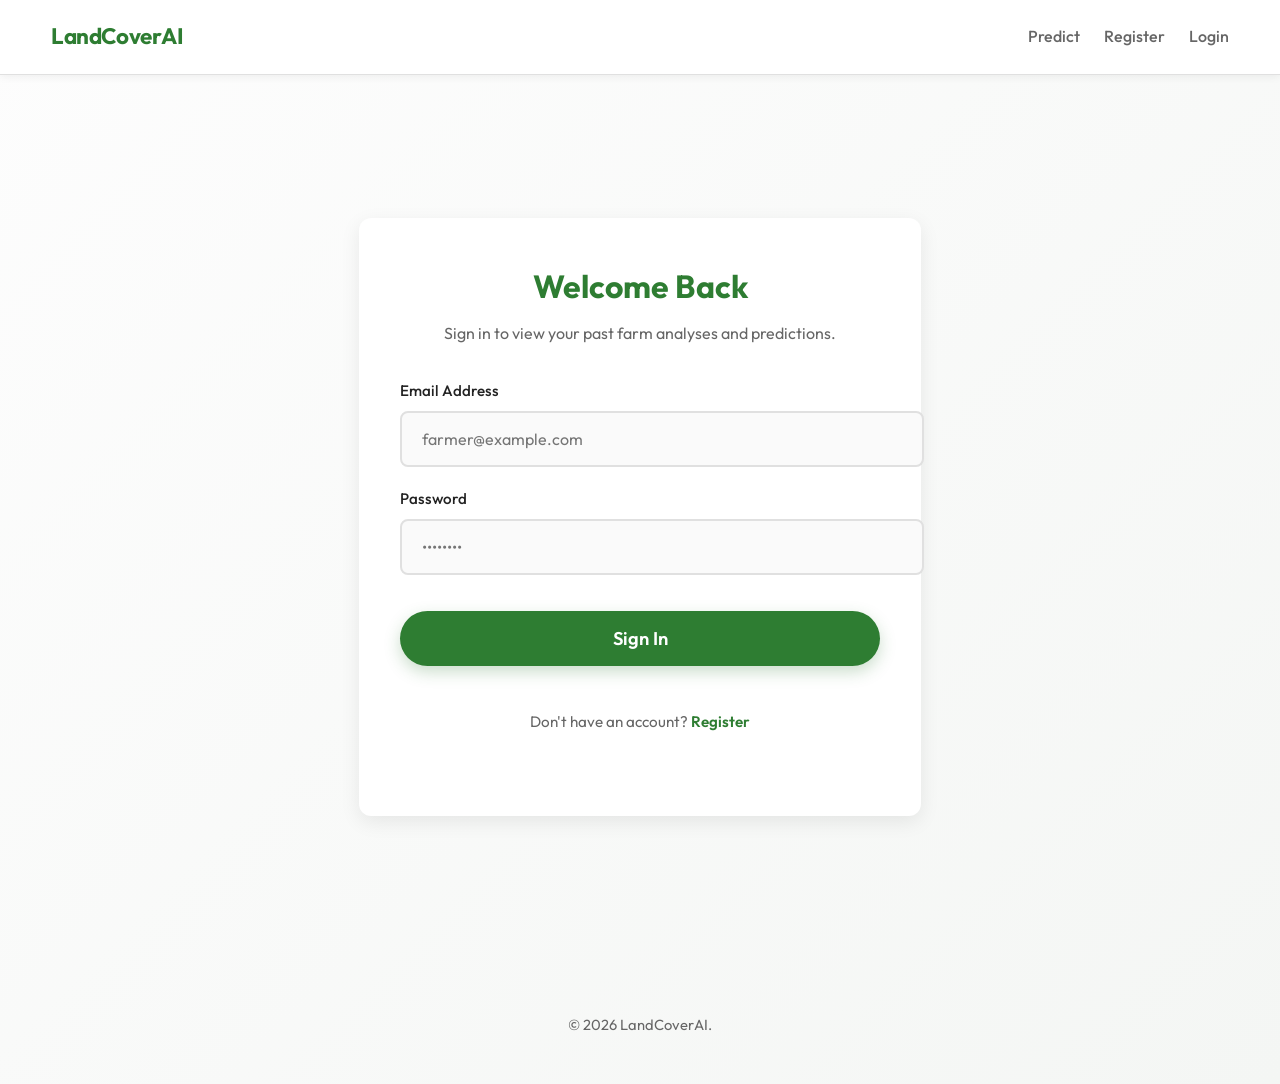
<file: frontend/login.html>
<!doctype html>
<html lang="en">
  <head>
    <meta charset="UTF-8" />
    <meta name="viewport" content="width=device-width, initial-scale=1" />
    <title data-i18n="title_login">Login • LandCoverAI</title>
    <link rel="stylesheet" href="css/style.css" />
  </head>
  <body>
    <header class="site-header">
      <div class="container header-inner">
        <a class="brand" href="/" data-i18n="brand">LandCoverAI</a>
        <nav class="nav">
          <a href="/predict.html" data-i18n="nav_predict">Predict</a>
          <a id="navRegisterLink" href="/register.html" data-i18n="nav_register">Register</a>
          <a id="navLoginLink" href="/login.html" style="display:none;" data-i18n="nav_login">Login</a>
          <a id="logoutBtn" href="#" style="display:none;" data-i18n="nav_logout">Logout</a>
        </nav>
      </div>
    </header>

    <main class="container auth-page">
      <section class="auth-card">
        <h1 data-i18n="welcome_back">Welcome Back</h1>
        <p data-i18n="login_desc">Sign in to view your past farm analyses and predictions.</p>

        <form id="loginForm" class="form">
          <label>
            <span data-i18n="label_email">Email Address</span>
            <input type="email" name="email" class="input-field" required placeholder="farmer@example.com" style="margin-top: 0.5rem;" data-i18n-placeholder="ph_email" />
          </label>
          <label>
            <span data-i18n="label_password">Password</span>
            <input type="password" name="password" class="input-field" required placeholder="••••••••" style="margin-top: 0.5rem;" data-i18n-placeholder="ph_password" />
          </label>

          <button type="submit" class="btn btn-primary btn-large" style="margin-top: 1rem;" data-i18n="btn_signin">Sign In</button>
          <p class="form-footer"><span data-i18n="no_account">Don’t have an account?</span> <a href="/register.html" data-i18n="nav_register">Register</a></p>
        </form>
      </section>
    </main>

    <footer class="site-footer">
      <div class="container">
        <p data-i18n="footer_short">© 2026 LandCoverAI.</p>
      </div>
    </footer>

    <script src="js/i18n_translations.js"></script>
    <script src="js/i18n.js"></script>
    <script src="js/common.js"></script>
    <script src="js/auth.js"></script>
  </body>
</html>
</file>
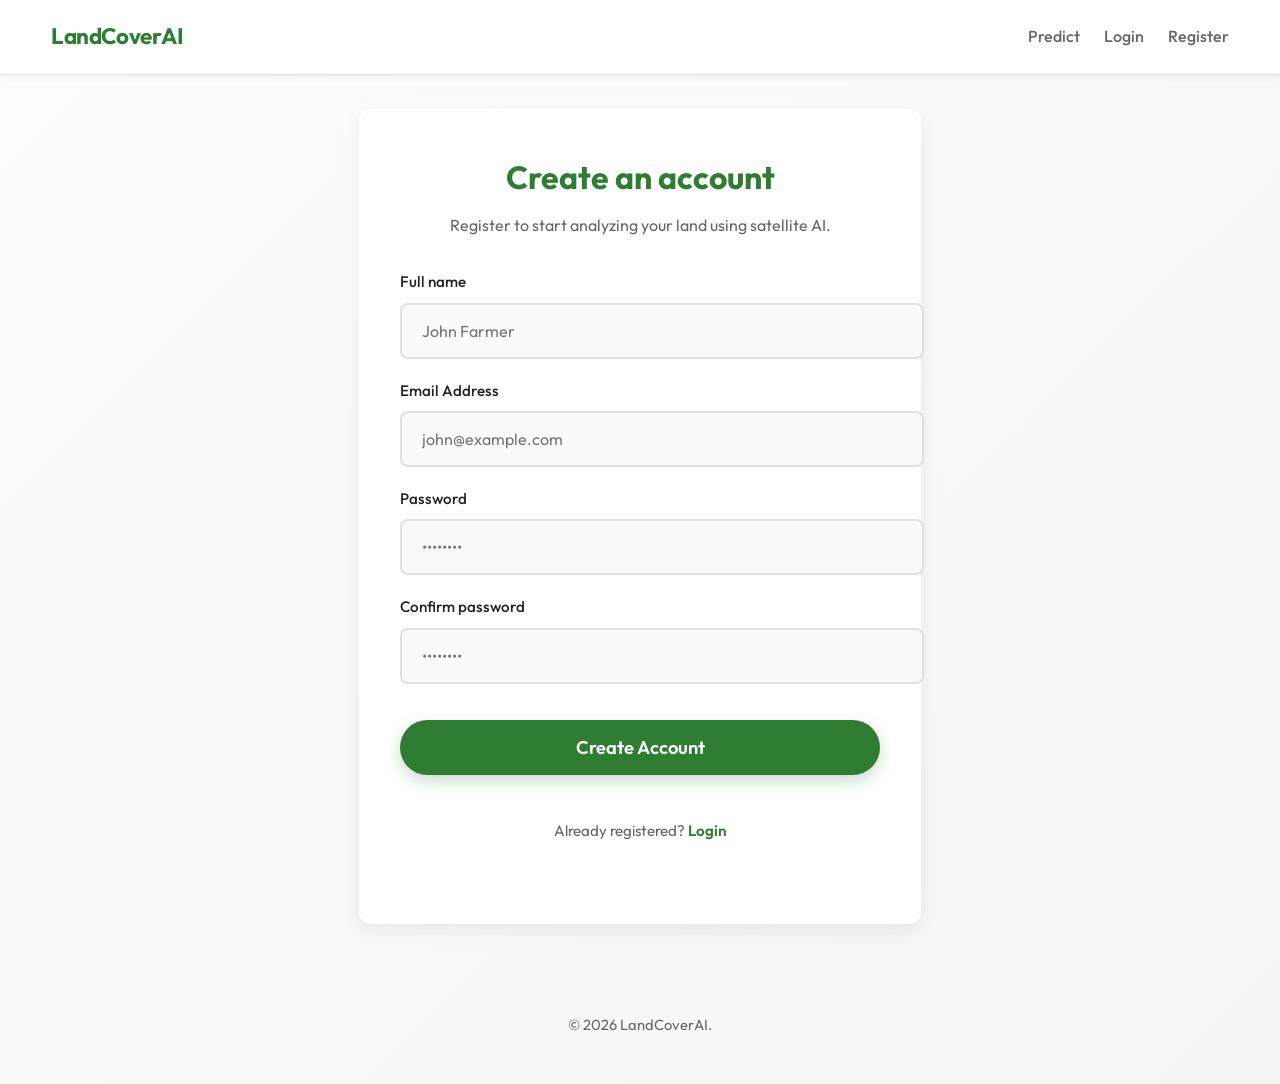
<file: frontend/register.html>
<!doctype html>
<html lang="en">
  <head>
    <meta charset="UTF-8" />
    <meta name="viewport" content="width=device-width, initial-scale=1" />
    <title data-i18n="title_register">Register • LandCoverAI</title>
    <link rel="stylesheet" href="css/style.css" />
  </head>
  <body>
    <header class="site-header">
      <div class="container header-inner">
        <a class="brand" href="/" data-i18n="brand">LandCoverAI</a>
        <nav class="nav">
          <a href="/predict.html" data-i18n="nav_predict">Predict</a>
          <a id="navLoginLink" href="/login.html" data-i18n="nav_login">Login</a>
          <a id="navRegisterLink" href="/register.html" style="display:none;" data-i18n="nav_register">Register</a>
          <a id="logoutBtn" href="#" style="display:none;" data-i18n="nav_logout">Logout</a>
        </nav>
      </div>
    </header>

    <main class="container auth-page">
      <section class="auth-card">
        <h1 data-i18n="create_account_title">Create an account</h1>
        <p data-i18n="register_desc">Register to start analyzing your land using satellite AI.</p>

        <form id="registerForm" class="form">
          <label>
            <span data-i18n="label_fullname">Full name</span>
            <input type="text" name="name" class="input-field" required placeholder="John Farmer" style="margin-top: 0.5rem;" data-i18n-placeholder="ph_name" />
          </label>
          <label>
            <span data-i18n="label_email">Email Address</span>
            <input type="email" name="email" class="input-field" required placeholder="john@example.com" style="margin-top: 0.5rem;" data-i18n-placeholder="ph_email_reg" />
          </label>
          <label>
            <span data-i18n="label_password">Password</span>
            <input type="password" name="password" class="input-field" required minlength="8" placeholder="••••••••" style="margin-top: 0.5rem;" data-i18n-placeholder="ph_password" />
          </label>
          <label>
            <span data-i18n="label_confirm_pw">Confirm password</span>
            <input type="password" name="confirm" class="input-field" required minlength="8" placeholder="••••••••" style="margin-top: 0.5rem;" data-i18n-placeholder="ph_password" />
          </label>

          <button type="submit" class="btn btn-primary btn-large" style="margin-top: 1rem;" data-i18n="btn_create_acct">Create Account</button>
          <p class="form-footer"><span data-i18n="already_registered">Already registered?</span> <a href="/login.html" data-i18n="nav_login">Login</a></p>
        </form>
      </section>
    </main>

    <footer class="site-footer">
      <div class="container">
        <p data-i18n="footer_short">© 2026 LandCoverAI.</p>
      </div>
    </footer>

    <script src="js/i18n_translations.js"></script>
    <script src="js/i18n.js"></script>
    <script src="js/common.js"></script>
    <script src="js/auth.js"></script>
  </body>
</html>
</file>
<file: frontend/css/style.css>
@import url('https://fonts.googleapis.com/css2?family=Outfit:wght@300;400;500;600;700&display=swap');







:root {
  --font-family: 'Outfit', -apple-system, BlinkMacSystemFont, "Segoe UI", Roboto, sans-serif;
  --max-width: 1400px;
  
  /* Colors */
  --primary: #2e7d32;
  --primary-light: #e8f5e9;
  --primary-hover: #1b5e20;
  
  --bg: #f4f6f4;
  --bg-gradient: linear-gradient(135deg, #fdfdfd 0%, #f4f6f4 100%);
  --surface: #ffffff;
  --surface-2: #f8f9fa;
  
  --text: #222222;
  --text-muted: #666666;
  --border: #e0e0e0;
  
  /* Shadows & Radius */
  --shadow-sm: 0 2px 8px rgba(0,0,0,0.06);
  --shadow: 0 6px 20px rgba(0,0,0,0.08);
  --shadow-hover: 0 12px 30px rgba(0,0,0,0.12);
  --radius-sm: 8px;
  --radius: 12px;
  --radius-lg: 16px;
}

body {

    margin: 0;

    background: var(--bg-gradient);

    color: var(--text);

    font-family: var(--font-family);

    line-height: 1.6;

  }

  .container {

    width: min(var(--max-width), 92vw);

    margin: 0 auto;

    padding: 0 1rem;

  }

  a {

    color: inherit;

    text-decoration: none;

    transition: color 0.2s;

  }

  a:hover {

    color: var(--primary);

  }

  /* =========================================

     HEADER / NAVIGATION

  ========================================= */

  .site-header {

    position: sticky;

    top: 0;

    background: rgba(255, 255, 255, 0.92);

    backdrop-filter: blur(16px);

    -webkit-backdrop-filter: blur(16px);

    border-bottom: 1px solid var(--border);

    z-index: 1000;

    box-shadow: var(--shadow-sm);

  }

  .header-inner {

    display: flex;

    align-items: center;

    justify-content: space-between;

    padding: 1rem 0;

  }

  .brand {

    font-size: 1.4rem;

    font-weight: 700;

    letter-spacing: -0.02em;

    color: var(--primary);

  }








body {



  margin: 0;



  background: var(--bg-gradient);



  color: var(--text);



  font-family: var(--font-family);



  line-height: 1.6;






}

.container {

  width: min(var(--max-width), 92vw);

  margin: 0 auto;

  padding: 0 1rem;

}



a {

  color: inherit;

  text-decoration: none;

  transition: color 0.2s;

}



a:hover {

  color: var(--primary);

}



/* =========================================

   HEADER / NAVIGATION

========================================= */

.site-header {

  position: sticky;

  top: 0;

  background: rgba(255, 255, 255, 0.92);

  backdrop-filter: blur(16px);

  -webkit-backdrop-filter: blur(16px);

  border-bottom: 1px solid var(--border);

  z-index: 1000;

  box-shadow: var(--shadow-sm);

}










.header-inner {



  display: flex;


  align-items: center;



  justify-content: space-between;



  padding: 1rem 0;



}







.brand {



  font-size: 1.4rem;



  font-weight: 700;



  letter-spacing: -0.02em;



  color: var(--primary);

}














.nav {



  display: flex;



  gap: 1.5rem;



  align-items: center;



  font-weight: 500;



}







.nav a {



  padding: 0.5rem 0;



  position: relative;



  color: var(--text-muted);



}







.nav a:hover, .nav a.active {



  color: var(--primary);



}







/* Simple underline hover effect */



.nav a::after {



  content: '';



  position: absolute;



  bottom: 0;



  left: 0;



  width: 0%;



  height: 2px;



  background: var(--primary);



  transition: width 0.3s ease;



}



.nav a:hover::after { width: 100%; }







/* =========================================



   BUTTONS



========================================= */



.btn {



  display: inline-flex;



  align-items: center;



  justify-content: center;



  gap: 0.6rem;



  padding: 0.85rem 1.75rem;



  border-radius: 999px;



  border: none;



  background: var(--primary);



  color: #fff;



  font-family: var(--font-family);



  font-size: 1rem;



  font-weight: 600;



  cursor: pointer;



  transition: all 0.3s cubic-bezier(0.25, 1, 0.5, 1);



  box-shadow: 0 6px 16px rgba(46, 125, 50, 0.25);



}







.btn:hover:not(:disabled) {



  background: var(--primary-hover);



  transform: translateY(-2px);



  box-shadow: 0 10px 24px rgba(46, 125, 50, 0.35);



}







.btn:active:not(:disabled) {



  transform: translateY(1px);



}







.btn:disabled {



  opacity: 0.5;



  cursor: not-allowed;



  background: #b0c2b3;



  box-shadow: none;



}







.btn-large {



  font-size: 1.15rem;



  padding: 1rem 2.5rem;



}







.btn-secondary {



  background: var(--secondary);



  color: #fff;



  box-shadow: 0 6px 16px rgba(249, 168, 37, 0.3);



}







.btn-secondary:hover:not(:disabled) {



  background: var(--secondary-hover);



  box-shadow: 0 10px 24px rgba(249, 168, 37, 0.4);



}







.btn-outline {



  background: transparent;



  color: var(--primary);



  border: 2px solid var(--primary);



  box-shadow: none;



}







.btn-outline:hover:not(:disabled) {



  background: var(--primary-light);



  transform: translateY(-1px);



}







/* =========================================



   TYPOGRAPHY



========================================= */



h1, h2, h3, h4 {



  color: var(--text);



  margin-top: 0;



  line-height: 1.2;

}



.muted {



  color: var(--text-muted);



}







/* =========================================



   AUTH PAGES



========================================= */



.auth-page {



  display: flex;



  align-items: center;



  justify-content: center;



  min-height: calc(100vh - 80px); /* Account for header */



  padding: 2rem;



}







.auth-card {



  width: 100%;



  max-width: 480px;



  background: var(--surface);



  border-radius: var(--radius);



  padding: 3rem 2.5rem;



  box-shadow: var(--shadow);



  border: 1px solid rgba(255,255,255,0.8);



  text-align: center;



}







.auth-card h1 {



  font-size: 2rem;



  margin-bottom: 0.5rem;



  color: var(--primary);



}







.auth-card p {



  color: var(--text-muted);



  margin-bottom: 2rem;



}







.form {



  display: flex;



  flex-direction: column;



  gap: 1.25rem;



  text-align: left;



}







.form label {



  font-size: 0.95rem;



  font-weight: 500;



  color: var(--text);



}







.input-field {



  width: 100%;



  padding: 1rem 1.25rem;



  border-radius: var(--radius-sm);



  border: 2px solid var(--border);



  background: #fafafa;



  font-family: var(--font-family);



  font-size: 1rem;



  color: var(--text);



  transition: all 0.25s ease;



}







.input-field:focus {



  outline: none;



  border-color: var(--primary);



  background: #fff;



  box-shadow: 0 0 0 4px var(--primary-light);



}







.form-footer {



  text-align: center;



  margin-top: 1.5rem;



  font-size: 0.95rem;



  color: var(--text-muted);



}



.form-footer a {



  color: var(--primary);



  font-weight: 600;



}







/* =========================================



   PREDICT LAYOUT (Full-Width Stacked)



========================================= */



.predict-layout {



  position: relative;



}







/* ─── Map Section ─── */



.map-section {



  background: var(--surface);



  border-bottom: 1px solid var(--border);



}







.map-section-inner {



  display: flex;



  max-width: 1600px;



  margin: 0 auto;



  min-height: 540px;



}







.map-container {



  flex: 1 1 65%;



  min-height: 540px;



  position: relative;



}







.map-element {



  position: absolute;



  inset: 0;



  background: #e8efe9;



  z-index: 10;



}







/* Leaflet popup overrides */



.leaflet-popup-content-wrapper {



  background: var(--surface);



  color: var(--text);



  border-radius: var(--radius-sm);



  box-shadow: var(--shadow);



}



.leaflet-container {



  font-family: var(--font-family);



}







/* ─── Controls Sidebar ─── */



.controls-sidebar {



  flex: 0 0 320px;



  display: flex;



  flex-direction: column;



  border-left: 1px solid var(--border);



  background: #fff;



  overflow-y: auto;



}







.ctrl-header {



  padding: 1.5rem 1.5rem 1rem;



  border-bottom: 1px solid var(--border);



  background: linear-gradient(135deg, var(--primary-light) 0%, #fff 100%);



}







.ctrl-header h2 {



  font-size: 1.35rem;



  margin: 0.3rem 0 0.15rem;



  color: var(--text);



}







.ctrl-header .muted {



  font-size: 0.85rem;



  margin: 0;



}







.badge-step {



  display: inline-block;



  background: var(--primary);



  color: #fff;



  font-size: 0.7rem;



  font-weight: 700;



  text-transform: uppercase;



  letter-spacing: 0.06em;



  padding: 0.25rem 0.7rem;



  border-radius: 999px;



}







.ctrl-body {



  padding: 1.25rem 1.5rem;



  display: flex;



  flex-direction: column;



  gap: 0.9rem;



  flex: 1;



}







.ctrl-label {



  font-size: 0.78rem;



  font-weight: 600;



  color: var(--text-muted);



  text-transform: uppercase;



  letter-spacing: 0.04em;



  margin-bottom: -0.3rem;



}







/* Coordinate pills */



.ctrl-coords {



  display: flex;



  gap: 0.5rem;



}







.coord-pill {



  flex: 1;



  display: flex;



  flex-direction: column;



  align-items: center;



  padding: 0.5rem;



  background: var(--bg);



  border: 1px solid var(--border);



  border-radius: var(--radius-sm);



}







.coord-label {



  font-size: 0.65rem;



  font-weight: 700;



  color: var(--text-muted);



  text-transform: uppercase;



  letter-spacing: 0.1em;



}







.coord-value {



  font-family: 'Courier New', monospace;



  font-size: 1rem;



  font-weight: 600;



  color: var(--text);



  margin-top: 0.1rem;



}







/* Go-to row */



.goto-row {



  display: flex;



  gap: 0.4rem;



}







.goto-row .input-field {



  flex: 1;



  padding: 0.55rem 0.75rem;



  font-size: 0.88rem;



}







.btn-sm {



  padding: 0.55rem 0.9rem !important;



  font-size: 0.85rem !important;



}







.btn-full {



  width: 100%;



}







/* Upload section */



.upload-section {



  margin-top: 0.5rem;



  display: flex;



  flex-direction: column;



  gap: 0.6rem;



}







.upload-divider {



  text-align: center;



  font-size: 0.75rem;



  color: var(--text-muted);



  position: relative;



}







.upload-divider::before,



.upload-divider::after {



  content: '';



  position: absolute;



  top: 50%;



  width: 25%;



  height: 1px;



  background: var(--border);



}







.upload-divider::before { left: 0; }



.upload-divider::after { right: 0; }







.upload-box {



  display: flex;



  align-items: center;



  gap: 0.8rem;



  padding: 0.75rem 1rem;



  border: 2px dashed var(--border);



  border-radius: var(--radius-sm);



  background: var(--bg);



  cursor: pointer;



  transition: all 0.2s ease;



}







.upload-box:hover {



  border-color: var(--primary);



  background: var(--primary-light);



}







/* Select dropdown */



select.input-field {



  appearance: none;



  background-image: url("data:image/svg+xml;charset=UTF-8,%3Csvg xmlns='http://www.w3.org/2000/svg' viewBox='0 0 24 24' fill='none' stroke='%232e7d32' stroke-width='2' stroke-linecap='round' stroke-linejoin='round'%3E%3Cpolyline points='6 9 12 15 18 9'%3E%3C/polyline%3E%3C/svg%3E");



  background-repeat: no-repeat;



  background-position: right 0.75rem center;



  background-size: 1rem;



  padding-right: 2.2rem;



  cursor: pointer;



}







/* Analyze button */



.btn-primary.btn-full {



  padding: 0.85rem;



  font-size: 1.05rem;



}







/* ─── Loading Overlay ─── */



.loading-overlay {



  position: fixed;



  inset: 0;



  background: rgba(255, 255, 255, 0.88);



  display: flex;



  flex-direction: column;



  align-items: center;



  justify-content: center;



  z-index: 9999;



  backdrop-filter: blur(8px);



  -webkit-backdrop-filter: blur(8px);



  opacity: 0;



  pointer-events: none;



  transition: opacity 0.3s ease;



}







.loading-overlay.visible {



  opacity: 1;



  pointer-events: all;



}







.loading-spinner {



  width: 56px;



  height: 56px;



  border: 5px solid var(--primary-light);



  border-top-color: var(--primary);



  border-radius: 50%;



  animation: spin 1s linear infinite;



  margin-bottom: 1.2rem;



  box-shadow: 0 0 20px rgba(46, 125, 50, 0.1);



}







@keyframes spin {



  to { transform: rotate(360deg); }



}







/* ═══════════ SECTION 2: RESULTS ═══════════ */



.results-section {



  max-width: 1400px;



  margin: 0 auto;



  padding: 2rem 2.5rem 3rem;



}







.results-header {



  margin-bottom: 1.5rem;



}







.results-header h2 {



  font-size: 1.6rem;



  margin: 0.4rem 0 0.15rem;



}







.results-header .muted {



  font-size: 0.92rem;



  margin: 0;



}







/* ─── Results Grid ─── */



.results-grid {



  display: grid;



  grid-template-columns: 1fr 1fr;



  gap: 1.25rem;



}







.card-half {



  grid-column: span 1;



}







.card-full {



  grid-column: span 2;



}







.result-card {



  background: #fff;



  border: 1px solid var(--border);



  border-radius: 16px;



  padding: 1.5rem;



  box-shadow: var(--shadow-sm);



  transition: transform 0.3s ease, box-shadow 0.3s ease;



}







.result-card:hover {



  transform: translateY(-2px);



  box-shadow: var(--shadow);



}







.result-card h3 {



  font-size: 1.15rem;



  margin: 0 0 1rem;



  color: var(--primary);



  display: flex;



  align-items: center;



  gap: 0.5rem;



}







.image-preview {



  border-radius: var(--radius-sm);



  overflow: hidden;



  background: #f0f4f0;



  border: 1px solid var(--border);



  display: flex;



  align-items: center;



  justify-content: center;



  min-height: 260px;



  position: relative;



}







.image-preview img {



  width: 100%;



  height: auto;



  object-fit: contain;



  display: block;



  position: relative;



  z-index: 1;



}







.image-preview::before {



  content: 'Map area will appear here';



  position: absolute;



  color: #adbcaa;



  font-weight: 500;



  z-index: 0;



}







.result-actions {



  margin-top: 0.75rem;



  display: flex;



  justify-content: center;



}







/* Data Table */



.table {



  width: 100%;



  border-collapse: collapse;



  font-size: 0.95rem;



}







.table th {



  text-align: left;



  padding: 0.75rem 1rem;



  background: var(--primary-light);



  color: var(--primary);



  font-weight: 600;



}







.table td {



  padding: 0.9rem 1rem;



  border-bottom: 1px solid var(--border);



  color: var(--text);



}







.table tbody tr:hover td {



  background: #fafcfa;



}







.table tbody tr:last-child td {



  border-bottom: none;



}







/* =========================================



   LAND COVER PROFILE



========================================= */



.landcover-profile {



  display: flex;



  flex-direction: column;



  gap: 0.75rem;



}







.lc-bar {



  display: flex;



  height: 32px;



  border-radius: 16px;



  overflow: hidden;



  box-shadow: inset 0 2px 6px rgba(0, 0, 0, 0.08);



  border: 1px solid var(--border);



}







.lc-bar-seg {



  transition: width 0.6s cubic-bezier(0.25, 1, 0.5, 1);



  min-width: 2px;



}







.lc-legend {



  display: flex;



  flex-wrap: wrap;



  gap: 0.6rem 1.5rem;



  font-size: 0.88rem;



}







.lc-legend-item {



  display: inline-flex;



  align-items: center;



  gap: 0.4rem;



  color: var(--text-muted);



}







.lc-dot {



  display: inline-block;



  width: 11px;



  height: 11px;



  border-radius: 50%;



  flex-shrink: 0;



}







/* =========================================



   CROP RECOMMENDATION CARDS



========================================= */



.crop-recommendations-grid {



  display: flex;



  flex-direction: column;



  gap: 1.5rem;



}

.category-hub-intro {
  margin-bottom: 0.25rem;
}

.category-section-heading {
  margin: 1.75rem 0 0.75rem;
}

.category-section-title {
  margin: 0;
  display: flex;
  flex-wrap: wrap;
  align-items: baseline;
  gap: 0.65rem 1rem;
  font-size: 1.12rem;
  font-weight: 700;
  border-bottom: 2px solid var(--border);
  padding-bottom: 0.5rem;
}

.category-section-pill {
  display: inline-block;
  padding: 0.2rem 0.85rem;
  border-radius: 999px;
  font-weight: 700;
  font-size: 0.95rem;
}

.category-section-sub {
  font-weight: 500;
  font-size: 0.88rem;
  line-height: 1.45;
  flex: 1 1 220px;
}

.category-picks-grid {
  display: grid;
  grid-template-columns: repeat(auto-fill, minmax(272px, 1fr));
  gap: 1rem;
  margin-bottom: 0.5rem;
}

.category-pick-card {
  padding: 1rem 1.1rem !important;
}

.category-pick-head {
  display: flex;
  justify-content: space-between;
  align-items: flex-start;
  gap: 0.5rem;
  margin-bottom: 0.35rem;
}

.category-pick-name {
  font-size: 1.02rem;
  line-height: 1.3;
}

.category-pick-scores {
  display: flex;
  justify-content: space-between;
  font-size: 0.88rem;
  margin-bottom: 0.45rem;
}

.rec-section-divider {
  margin: 2rem 0 1rem;
  padding-top: 1.25rem;
  border: 0;
  border-top: 1px solid var(--border);
}

.rec-section-divider-title {
  margin: 0 0 0.35rem;
  font-size: 1.1rem;
  font-weight: 700;
}

.rec-label-chips {
  display: flex;
  flex-wrap: wrap;
  gap: 6px;
  margin-top: 6px;
}

.rec-label-chip {
  font-size: 0.72rem;
  font-weight: 600;
  padding: 3px 8px;
  border-radius: 6px;
  background: rgba(25, 118, 210, 0.12);
  color: #1565c0;
  border: 1px solid rgba(21, 101, 192, 0.25);
}

.crop-metrics-wrap {
  width: 100%;
  margin: 0.85rem 0 0;
  padding: 0.65rem 0 0;
  border-top: 1px dashed var(--border);
}

.crop-metrics-grid {
  display: grid;
  grid-template-columns: repeat(auto-fill, minmax(200px, 1fr));
  gap: 0.55rem 1rem;
  align-items: center;
}

.crop-metric {
  display: grid;
  grid-template-columns: 1fr minmax(56px, 72px) 32px;
  align-items: center;
  gap: 0.35rem;
  font-size: 0.82rem;
}

.crop-metric-lbl {
  color: var(--text-muted);
  line-height: 1.2;
}

.crop-metric-track {
  height: 6px;
}

.crop-metric-val {
  text-align: right;
  font-weight: 700;
  font-size: 0.8rem;
  color: var(--text-color);
}

.crop-metric-practical {
  grid-template-columns: 1fr auto;
}

.crop-metric-val-em {
  font-size: 1rem;
  color: #0d47a1;
}



.crop-overview-wrap {

  display: flex;

  flex-direction: column;

  gap: 1rem;

}

.crop-overview-table-wrap {

  display: block;

}

.crop-overview-table tbody td {

  font-size: 0.92rem;

}

.crop-overview-score {

  font-weight: 700;

  color: var(--primary);

}

.crop-overview-cards {

  display: none;

  grid-template-columns: repeat(auto-fit, minmax(200px, 1fr));

  gap: 0.85rem;

}

.crop-overview-card {

  border: 1px solid var(--border);

  border-radius: 12px;

  background: var(--surface-2);

  padding: 0.9rem;

}

.crop-overview-card-head {

  display: flex;

  align-items: center;

  justify-content: space-between;

}

.crop-overview-rank {

  display: inline-flex;

  align-items: center;

  justify-content: center;

  min-width: 34px;

  height: 24px;

  border-radius: 999px;

  padding: 0 0.45rem;

  font-size: 0.78rem;

  font-weight: 700;

  color: var(--primary);

  background: var(--primary-light);

}

.crop-overview-card h4 {

  margin: 0 0 0.35rem;

  font-size: 0.97rem;

  color: var(--text);

}

.crop-overview-card p {

  margin: 0.2rem 0;

  font-size: 0.86rem;

  color: var(--text-muted);

}

@media (max-width: 900px) {

  .crop-overview-table-wrap {

    display: none;

  }

  .crop-overview-cards {

    display: grid;

  }

}







.crop-card {



  background: var(--surface);



  border: 1px solid var(--border);



  border-radius: 14px;



  padding: 1.5rem 1.75rem;



  transition: transform 0.3s ease, border-color 0.3s ease, box-shadow 0.3s ease;



  animation: cropCardIn 0.4s ease both;



  display: flex;



  flex-direction: column;



}























.crop-card:hover {



  transform: translateY(-3px);



  box-shadow: 0px 8px 24px rgba(0,0,0,0.06);



  border-color: #d0d0d0;



}







@keyframes cropCardIn {



  from {



    opacity: 0;



    transform: translateY(12px);



  }



  to {



    opacity: 1;



    transform: translateY(0);



  }



}







.crop-card-header {



  display: flex;



  align-items: flex-start;



  gap: 0.8rem;



  margin-bottom: 0.75rem;



}







.crop-rank {



  display: flex;



  align-items: center;



  justify-content: center;



  width: 34px;



  height: 34px;



  border-radius: 10px;



  background: var(--primary-light);



  color: var(--primary);



  font-weight: 700;



  font-size: 0.82rem;



  flex-shrink: 0;



}







.crop-info {



  flex: 1;



  min-width: 0;



}







.crop-name {



  font-weight: 600;



  font-size: 1rem;



  color: var(--text);



  line-height: 1.3;



}







.crop-sci-name {



  font-style: italic;



  font-size: 0.78rem;



  color: var(--text-muted);



  line-height: 1.2;



  margin-top: 0.1rem;



}







.crop-badges {



  display: flex;



  flex-wrap: wrap;



  gap: 0.35rem;



  margin-top: 0.3rem;



}







.crop-cat-badge {



  display: inline-block;



  padding: 0.15rem 0.55rem;



  border-radius: 999px;



  font-size: 0.68rem;



  font-weight: 600;



  letter-spacing: 0.02em;



  text-transform: uppercase;



}







/* Score bar */



.crop-score {



  margin-bottom: 0.5rem;



}







.crop-score-header {



  display: flex;



  justify-content: space-between;



  font-size: 0.82rem;



  color: var(--text-muted);



  margin-bottom: 0.3rem;



}







.crop-score-track {



  height: 8px;



  border-radius: 4px;



  background: #e8e8e8;



  overflow: hidden;



}







.crop-score-fill {



  height: 100%;



  border-radius: 4px;



  transition: width 0.8s cubic-bezier(0.25, 1, 0.5, 1);



}







/* SHAP Explainability */



.shap-details {



  margin-top: 0.5rem;



}







.shap-details summary {



  cursor: pointer;



  font-size: 0.82rem;



  font-weight: 600;



  color: var(--primary);



  padding: 0.3rem 0;



  user-select: none;



}







.shap-details summary:hover {



  color: var(--primary-hover);



}







.shap-chart {



  display: flex;



  flex-direction: column;



  gap: 0.35rem;



  margin-top: 0.4rem;



  padding: 0.5rem 0;



}







.shap-row {



  display: grid;



  grid-template-columns: 130px 1fr 52px;



  gap: 0.4rem;



  align-items: center;



  font-size: 0.76rem;



}







.shap-label {



  color: var(--text-muted);



  text-transform: capitalize;



  font-weight: 500;



  overflow: hidden;



  text-overflow: ellipsis;



  white-space: nowrap;



}







.shap-bar-track {



  height: 6px;



  border-radius: 3px;



  background: #f0f0f0;



  overflow: hidden;



}







.shap-bar-fill {



  height: 100%;



  border-radius: 3px;



  transition: width 0.6s ease;



}







.shap-val {



  text-align: right;



  font-weight: 600;



  font-size: 0.73rem;



  font-family: 'Courier New', monospace;



}







/* =========================================



   FOOTER



========================================= */



.site-footer {



  padding: 2.5rem 0 2rem;



  text-align: center;



  color: var(--text-muted);



  font-size: 0.92rem;



}







/* =========================================



   RESPONSIVE



========================================= */



@media (max-width: 1024px) {



  .map-section-inner {



    flex-direction: column;



  }







  .map-container {



    min-height: 400px;



  }







  .map-element {



    position: relative;



    height: 400px;



  }







  .controls-sidebar {



    flex: none;



    border-left: none;



    border-top: 1px solid var(--border);



  }







  .results-section {



    padding: 1.5rem 1rem 2rem;



  }







  .results-grid {



    grid-template-columns: 1fr;



  }







  .card-half, .card-full {



    grid-column: span 1;



  }







  .crop-card {



    flex-direction: column;



    gap: 1.5rem;



    padding: 1.25rem;



  }



  



}







@media (max-width: 600px) {



  .header-inner {



    padding: 0.75rem 0;



  }







  .nav {



    gap: 1rem;



    font-size: 0.9rem;



  }







  .ctrl-body {



    padding: 1rem;



  }







  .goto-row {



    flex-direction: column;



  }







  .auth-card {



    padding: 2rem 1.5rem;



  }



}







/* =========================================



   AGRICULTURAL DETAILS (Enriched Crop Cards)



========================================= */



.agri-details {



  margin-top: 0.5rem;



}



.agri-details summary {



  cursor: pointer;



  font-size: 0.82rem;



  font-weight: 600;



  color: #5d4037;



  padding: 0.3rem 0;



  user-select: none;



}



.agri-details summary:hover {



  color: #3e2723;



}



.agri-details-content {



  margin-top: 0.5rem;



  display: flex;



  flex-direction: column;



  gap: 0.6rem;



  font-size: 0.82rem;



  line-height: 1.55;



  color: var(--text);



}



.agri-explain {



  background: #f1f8e9;



  border-left: 3px solid #7cb342;



  padding: 0.6rem 0.8rem;



  border-radius: 6px;



  color: #33691e;



}



.agri-explain strong {



  display: block;



  margin-bottom: 0.2rem;



  font-size: 0.78rem;



  text-transform: uppercase;



  letter-spacing: 0.04em;



  color: #558b2f;



}



.agri-table {



  width: 100%;



  border-collapse: collapse;



  font-size: 0.8rem;



}



.agri-table td {



  padding: 0.4rem 0.6rem;



  border-bottom: 1px solid var(--border);



  vertical-align: top;



}



.agri-table tr:last-child td {



  border-bottom: none;



}



.agri-lbl {



  font-weight: 600;



  white-space: nowrap;



  width: 110px;



  color: var(--text-muted);



}



.agri-field {



  padding: 0.3rem 0;



  color: var(--text);



}



.agri-tag {



  font-weight: 600;



  color: var(--primary);



  margin-right: 0.3rem;



}





/* =========================================
   INDEX PAGE VIDEO & GLASSMORPHISM
========================================= */
.index-page {
  background: #000;
  overflow-x: hidden;
}

.video-bg {
  position: fixed;
  top: 50%;
  left: 50%;
  min-width: 100%;
  min-height: 100%;
  width: auto;
  height: auto;
  z-index: -2;
  transform: translateX(-50%) translateY(-50%);
  object-fit: cover;
  background-size: cover;
}

.video-overlay {
  position: fixed;
  top: 0; left: 0; right: 0; bottom: 0;
  background: radial-gradient(circle at center, rgba(0,0,0,0.3) 0%, rgba(0,0,0,0.7) 100%);
  z-index: -1;
  pointer-events: none;
}

.index-header {
  background: transparent !important;
  border-bottom: 1px solid rgba(255,255,255,0.1);
  backdrop-filter: blur(8px);
  -webkit-backdrop-filter: blur(8px);
}

.nav-btn {
  background: rgba(255,255,255,0.1);
  padding: 0.4rem 1rem;
  border-radius: 999px;
  border: 1px solid rgba(255,255,255,0.2);
  color: white !important;
  transition: all 0.3s;
}
.nav-btn:hover {
  background: rgba(255,255,255,0.25);
}

.index-btn-primary {
  background: linear-gradient(135deg, #10b981 0%, #059669 100%);
  color: #fff;
  border: none;
  box-shadow: 0 4px 15px rgba(16, 185, 129, 0.4);
}
.index-btn-primary:hover {
  transform: translateY(-2px);
  box-shadow: 0 8px 25px rgba(16, 185, 129, 0.6);
  color: #fff;
}

.index-btn-outline {
  background: rgba(255, 255, 255, 0.05);
  border: 1px solid rgba(255, 255, 255, 0.4);
  color: #fff;
  backdrop-filter: blur(4px);
}
.index-btn-outline:hover {
  background: rgba(255, 255, 255, 0.15);
  border-color: rgba(255, 255, 255, 0.8);
  color: #fff;
}

.index-hero {
  flex-direction: column;
  align-items: center;
  margin-top: 5rem;
}

.glass-features .cards {
  display: grid;
  grid-template-columns: repeat(auto-fit, minmax(280px, 1fr));
  gap: 2rem;
}

.glass-card {
  background: rgba(15, 20, 25, 0.4);
  backdrop-filter: blur(16px);
  -webkit-backdrop-filter: blur(16px);
  border: 1px solid rgba(255,255,255,0.1);
  border-radius: 16px;
  padding: 2.5rem 2rem;
  text-align: center;
  transition: transform 0.4s ease, background 0.4s ease;
  box-shadow: 0 10px 30px rgba(0,0,0,0.3);
}

.glass-card:hover {
  transform: translateY(-8px);
  background: rgba(25, 30, 35, 0.5);
  border-color: rgba(255,255,255,0.25);
}

/* =========================================
   USER MENU DROPDOWN
========================================= */
.user-dropdown {
  position: relative;
}

.user-dropdown-trigger {
  border: 1px solid var(--border);
  background: #fff;
  color: var(--text);
  border-radius: 999px;
  padding: 0.35rem 0.7rem;
  display: inline-flex;
  align-items: center;
  gap: 0.45rem;
  font: inherit;
  cursor: pointer;
}

.user-dropdown-trigger:hover {
  border-color: var(--primary);
}

.user-icon {
  width: 1.45rem;
  height: 1.45rem;
  display: inline-flex;
  align-items: center;
  justify-content: center;
  background: var(--primary-light);
  border-radius: 999px;
  font-size: 0.85rem;
}

.user-name {
  max-width: 120px;
  overflow: hidden;
  text-overflow: ellipsis;
  white-space: nowrap;
  font-weight: 600;
  font-size: 0.9rem;
}

.user-caret {
  color: var(--text-muted);
  font-size: 0.78rem;
}

.user-dropdown-menu {
  position: absolute;
  top: calc(100% + 0.5rem);
  right: 0;
  min-width: 190px;
  background: #fff;
  border: 1px solid var(--border);
  border-radius: 12px;
  box-shadow: var(--shadow);
  padding: 0.35rem;
  display: none;
  z-index: 1200;
}

.user-dropdown.open .user-dropdown-menu {
  display: block;
}

.user-dropdown-menu a,
.user-dropdown-menu button {
  width: 100%;
  text-align: left;
  border: none;
  background: transparent;
  color: var(--text);
  padding: 0.6rem 0.7rem;
  border-radius: 8px;
  font: inherit;
  cursor: pointer;
}

.user-dropdown-menu a:hover,
.user-dropdown-menu button:hover {
  background: #f5faf5;
  color: var(--primary);
}

.index-page .user-dropdown-trigger {
  background: rgba(255, 255, 255, 0.12);
  border-color: rgba(255, 255, 255, 0.28);
  color: #fff;
}

.index-page .user-caret {
  color: rgba(255, 255, 255, 0.85);
}

.index-page .user-icon {
  background: rgba(255, 255, 255, 0.2);
}

/* =========================================
   PREDICTIONS HISTORY PAGE
========================================= */
.history-page {
  padding: 2.2rem 0 3rem;
}

.history-head {
  display: flex;
  align-items: end;
  justify-content: space-between;
  gap: 1rem;
  margin-bottom: 1.2rem;
}

.history-head h1 {
  margin: 0;
  font-size: 1.8rem;
  color: var(--primary);
}

.history-grid {
  display: grid;
  gap: 1rem;
}

.history-card {
  background: #fff;
  border: 1px solid var(--border);
  border-radius: 16px;
  box-shadow: var(--shadow-sm);
  padding: 1rem;
}

.history-meta {
  display: flex;
  justify-content: space-between;
  align-items: center;
  gap: 1rem;
  margin-bottom: 0.8rem;
}

.history-meta .stamp {
  color: var(--text-muted);
  font-size: 0.88rem;
}

.history-images {
  display: grid;
  grid-template-columns: 1fr 1fr;
  gap: 0.8rem;
  margin-bottom: 0.85rem;
}

.history-image-slot {
  border: 1px solid var(--border);
  border-radius: 10px;
  overflow: hidden;
  background: #f3f7f3;
  min-height: 170px;
  display: flex;
  align-items: center;
  justify-content: center;
}

.history-image-slot img {
  width: 100%;
  height: auto;
  display: block;
}

.history-summary {
  display: flex;
  flex-wrap: wrap;
  gap: 0.4rem;
}

.history-chip {
  background: var(--primary-light);
  color: var(--primary);
  border-radius: 999px;
  padding: 0.22rem 0.62rem;
  font-size: 0.78rem;
  font-weight: 600;
}

@media (max-width: 900px) {
  .history-images {
    grid-template-columns: 1fr;
  }
}
.lang-switcher-wrap { display: flex; align-items: center; margin-left: 1rem; }
.lang-switcher { background: rgba(0,0,0,0.4); color: white; border: 1px solid rgba(255,255,255,0.2); padding: 0.4rem 0.8rem; border-radius: 6px; font-size: 0.9rem; cursor: pointer; outline: none; transition: 0.2s ease; backdrop-filter: blur(5px); }
.lang-switcher:hover, .lang-switcher:focus { border-color: rgba(255,255,255,0.5); background: rgba(0,0,0,0.6); }
.lang-switcher option { background: #111827; color: white; }
</file>
